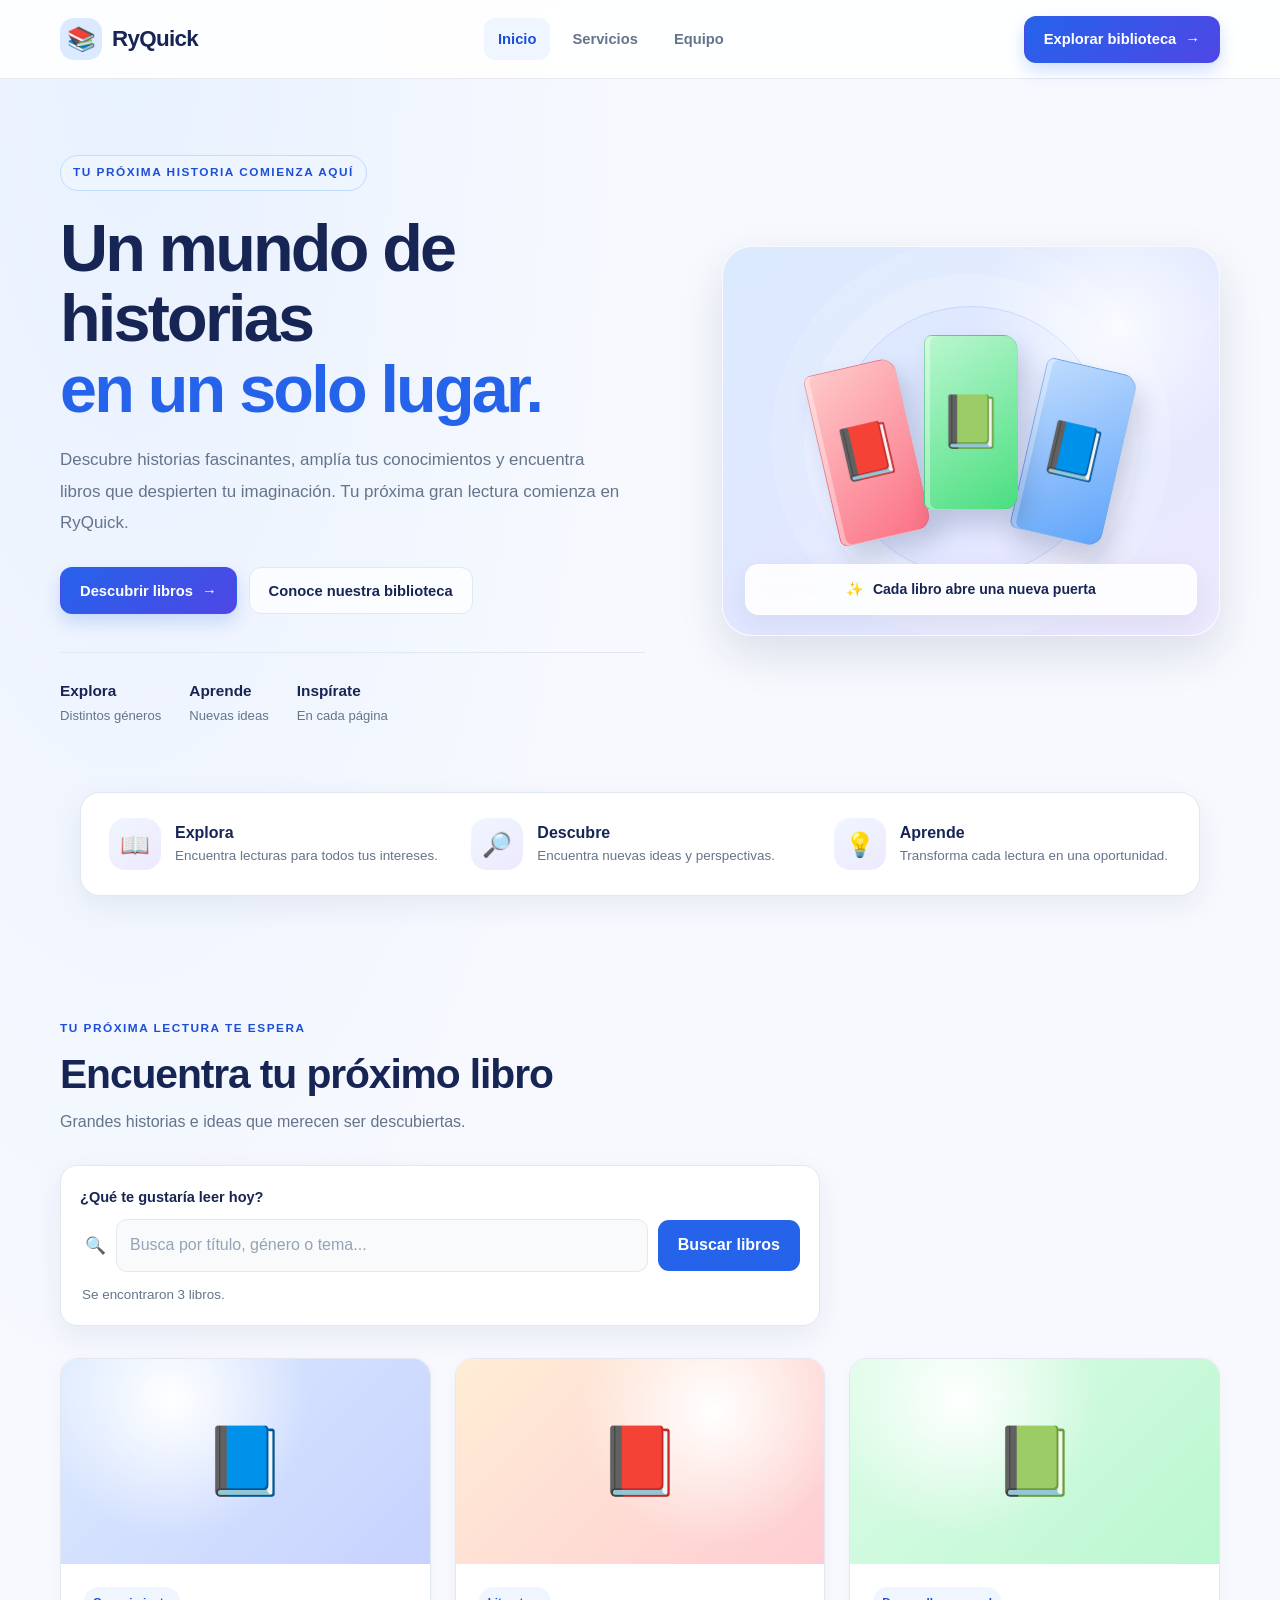
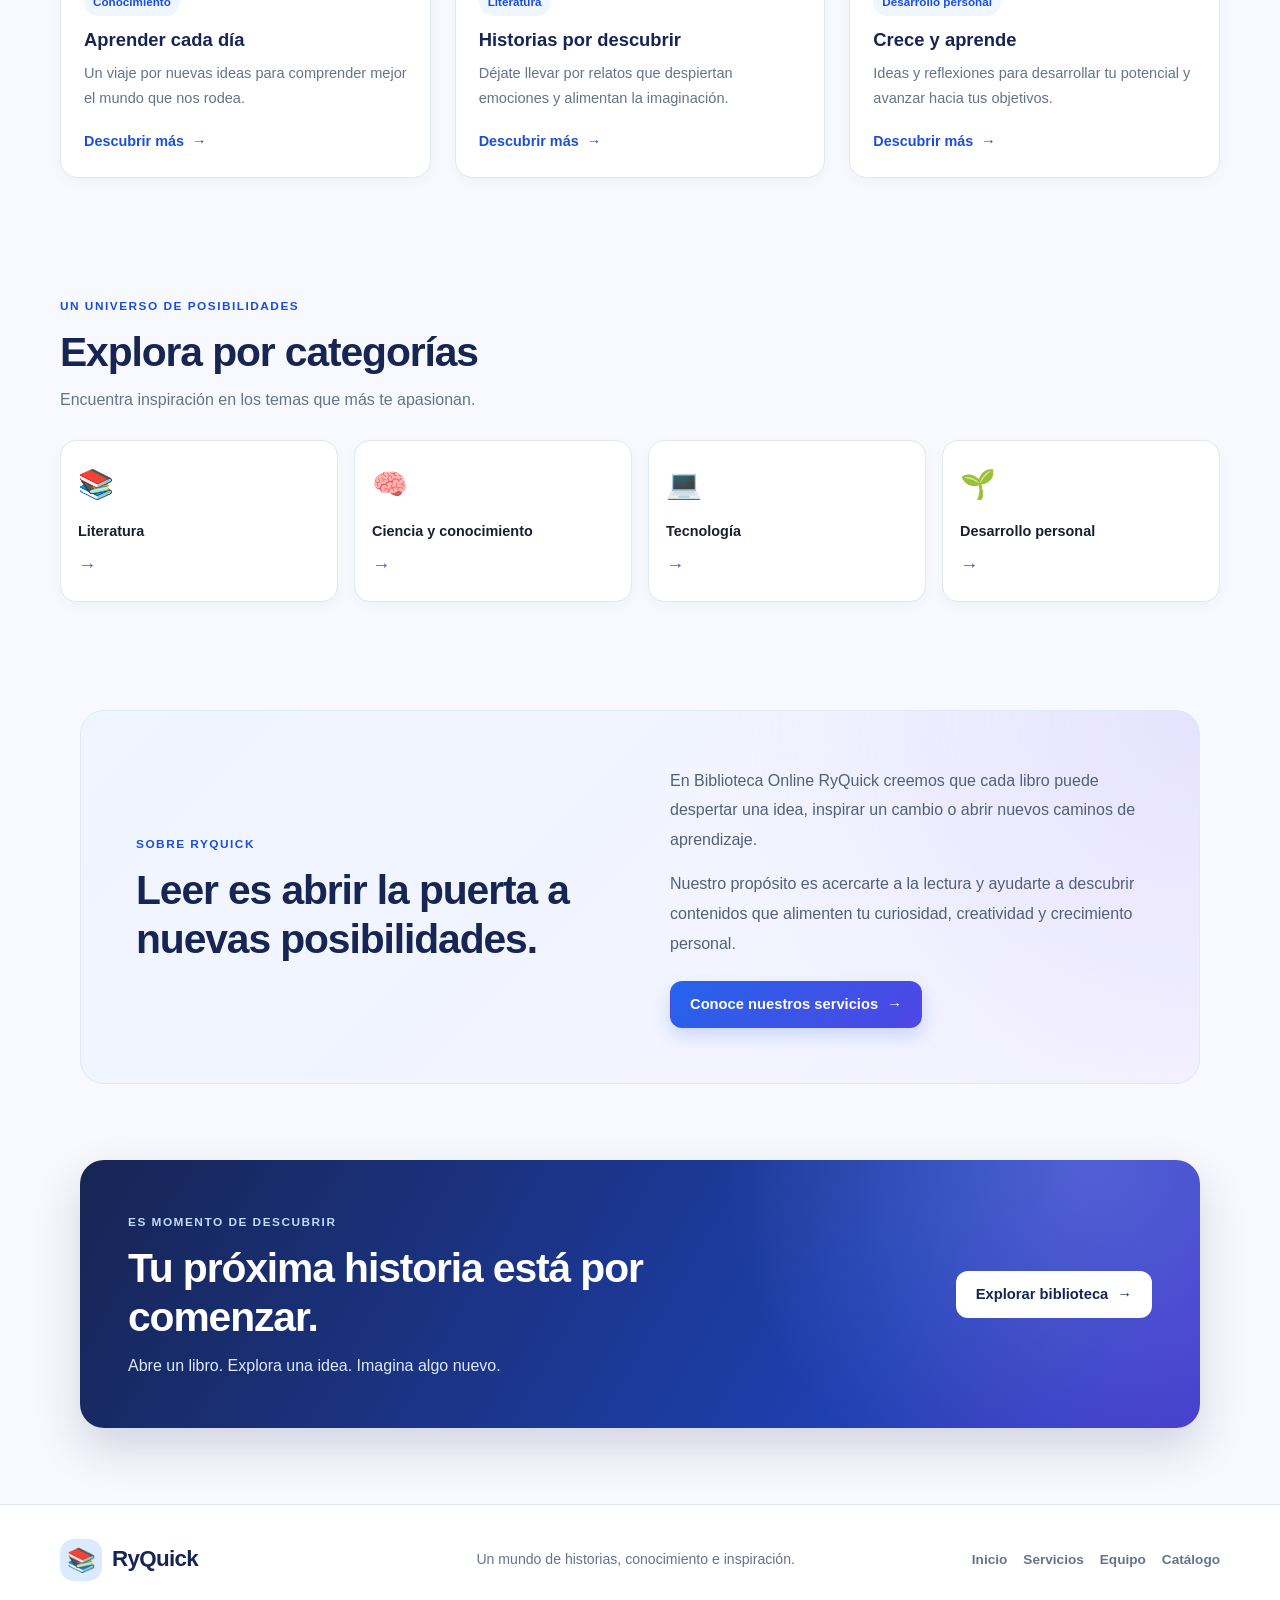
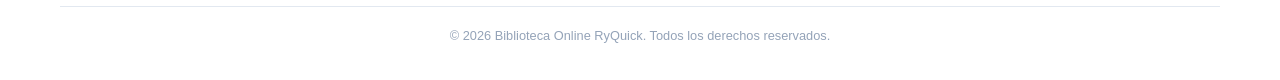
<file: index.html>
<!DOCTYPE html>
<html lang="es">

<head>
    <meta charset="UTF-8">
    <meta name="viewport" content="width=device-width, initial-scale=1.0">

    <meta name="description"
        content="Explora Biblioteca Online RyQuick, descubre libros de literatura, ciencia, tecnología y desarrollo personal, y encuentra tu próxima lectura.">

    <meta name="theme-color" content="#172554">
    <meta name="author" content="Biblioteca Online RyQuick">

    <title>RyQuick | Tu próxima historia comienza aquí</title>

    <link rel="stylesheet" href="css/index.css">

    <script src="js/index.js" defer></script>
</head>

<body>

    <!-- Encabezado y navegación -->
    <header class="encabezado">
        <nav class="navegacion" aria-label="Navegación principal">

            <a href="index.html" class="logo" aria-label="RyQuick, inicio">
                <span class="logo-icono" aria-hidden="true">📚</span>
                <span>RyQuick</span>
            </a>

            <ul class="menu">
                <li>
                    <a href="index.html" class="activo" aria-current="page">
                        Inicio
                    </a>
                </li>
                <li>
                    <a href="Servicios.html">Servicios</a>
                </li>
                <li>
                    <a href="Equipo.html">Equipo</a>
                </li>
            </ul>

            <a href="#catalogo" class="btn-explorar">
                Explorar biblioteca
                <span aria-hidden="true">→</span>
            </a>

        </nav>
    </header>

    <main id="contenido">

        <!-- Portada principal -->
        <section class="hero" aria-labelledby="titulo-principal">

            <div class="hero-contenido">

                <span class="etiqueta">
                    TU PRÓXIMA HISTORIA COMIENZA AQUÍ
                </span>

                <h1 id="titulo-principal">
                    Un mundo de historias
                    <span>en un solo lugar.</span>
                </h1>

                <p class="descripcion">
                    Descubre historias fascinantes, amplía tus conocimientos
                    y encuentra libros que despierten tu imaginación.
                    Tu próxima gran lectura comienza en RyQuick.
                </p>

                <div class="hero-botones">
                    <a href="#catalogo" class="btn-principal">
                        Descubrir libros
                        <span aria-hidden="true">→</span>
                    </a>

                    <a href="#nosotros" class="btn-secundario">
                        Conoce nuestra biblioteca
                    </a>
                </div>

                <div class="hero-estadisticas" aria-label="Ventajas de RyQuick">

                    <div>
                        <strong>Explora</strong>
                        <span>Distintos géneros</span>
                    </div>

                    <div>
                        <strong>Aprende</strong>
                        <span>Nuevas ideas</span>
                    </div>

                    <div>
                        <strong>Inspírate</strong>
                        <span>En cada página</span>
                    </div>

                </div>

            </div>

            <!-- Ilustración decorativa -->
            <div class="hero-visual" aria-hidden="true">

                <div class="hero-circulo"></div>

                <div class="libro libro-uno">📕</div>
                <div class="libro libro-dos">📗</div>
                <div class="libro libro-tres">📘</div>

                <div class="hero-mensaje">
                    <span>✨</span>
                    Cada libro abre una nueva puerta
                </div>

            </div>

        </section>

        <!-- Beneficios -->
        <section class="beneficios" aria-label="Ventajas de RyQuick">

            <article class="beneficio">
                <span class="beneficio-icono" aria-hidden="true">📖</span>

                <div>
                    <h2>Explora</h2>
                    <p>Encuentra lecturas para todos tus intereses.</p>
                </div>
            </article>

            <article class="beneficio">
                <span class="beneficio-icono" aria-hidden="true">🔎</span>

                <div>
                    <h2>Descubre</h2>
                    <p>Encuentra nuevas ideas y perspectivas.</p>
                </div>
            </article>

            <article class="beneficio">
                <span class="beneficio-icono" aria-hidden="true">💡</span>

                <div>
                    <h2>Aprende</h2>
                    <p>Transforma cada lectura en una oportunidad.</p>
                </div>
            </article>

        </section>

        <!-- Catálogo de libros -->
        <section class="seccion catalogo" id="catalogo" aria-labelledby="titulo-catalogo">

            <div class="seccion-cabecera">
                <div>
                    <span class="subtitulo">
                        TU PRÓXIMA LECTURA TE ESPERA
                    </span>

                    <h2 id="titulo-catalogo">
                        Encuentra tu próximo libro
                    </h2>

                    <p>
                        Grandes historias e ideas que merecen ser descubiertas.
                    </p>
                </div>
            </div>

            <!-- Buscador -->
            <form class="buscador" id="formBuscar" role="search">

                <label for="buscarLibro">
                    ¿Qué te gustaría leer hoy?
                </label>

                <div class="buscador-campo">

                    <span aria-hidden="true">🔍</span>

                    <input type="search" id="buscarLibro" name="q" placeholder="Busca por título, género o tema..."
                        autocomplete="off" aria-controls="listaLibros">

                    <button type="submit" id="btnBuscar">
                        Buscar libros
                    </button>

                </div>

                <p id="contadorResultados" aria-live="polite">
                    Explora nuestra selección de lecturas.
                </p>

            </form>

            <!-- Resultados del catálogo -->
            <div class="libros-grid" id="listaLibros">

                <article class="libro-card" data-categoria="ciencia conocimiento aprendizaje">

                    <div class="portada portada-uno" role="img" aria-label="Ilustración de un libro azul">
                        📘
                    </div>

                    <div class="libro-info">

                        <span class="categoria">Conocimiento</span>

                        <h3>Aprender cada día</h3>

                        <p>
                            Un viaje por nuevas ideas para comprender
                            mejor el mundo que nos rodea.
                        </p>

                        <a href="#nosotros" class="enlace-libro">
                            Descubrir más
                            <span aria-hidden="true">→</span>
                        </a>

                    </div>
                </article>

                <article class="libro-card" data-categoria="literatura ficción historias imaginación">

                    <div class="portada portada-dos" role="img" aria-label="Ilustración de un libro rojo">
                        📕
                    </div>

                    <div class="libro-info">

                        <span class="categoria">Literatura</span>

                        <h3>Historias por descubrir</h3>

                        <p>
                            Déjate llevar por relatos que despiertan
                            emociones y alimentan la imaginación.
                        </p>

                        <a href="#nosotros" class="enlace-libro">
                            Descubrir más
                            <span aria-hidden="true">→</span>
                        </a>

                    </div>
                </article>

                <article class="libro-card" data-categoria="desarrollo personal motivación crecimiento">

                    <div class="portada portada-tres" role="img" aria-label="Ilustración de un libro verde">
                        📗
                    </div>

                    <div class="libro-info">

                        <span class="categoria">Desarrollo personal</span>

                        <h3>Crece y aprende</h3>

                        <p>
                            Ideas y reflexiones para desarrollar tu potencial
                            y avanzar hacia tus objetivos.
                        </p>

                        <a href="#nosotros" class="enlace-libro">
                            Descubrir más
                            <span aria-hidden="true">→</span>
                        </a>

                    </div>
                </article>

            </div>

            <!-- Mensaje cuando no hay coincidencias -->
            <p id="sinResultados" class="sin-resultados" hidden>
                No encontramos libros relacionados con tu búsqueda.
                Prueba con otro título, género o palabra clave.
            </p>

        </section>

        <!-- Categorías -->
        <section class="seccion categorias" id="categorias" aria-labelledby="titulo-categorias">

            <span class="subtitulo">
                UN UNIVERSO DE POSIBILIDADES
            </span>

            <h2 id="titulo-categorias">
                Explora por categorías
            </h2>

            <p class="categorias-descripcion">
                Encuentra inspiración en los temas que más te apasionan.
            </p>

            <div class="categorias-grid">

                <a href="#catalogo" class="categoria-card" data-filtro="literatura"
                    aria-label="Filtrar libros de literatura">

                    <span aria-hidden="true">📚</span>
                    <span>Literatura</span>
                    <span aria-hidden="true">→</span>

                </a>

                <a href="#catalogo" class="categoria-card" data-filtro="ciencia"
                    aria-label="Filtrar libros de ciencia y conocimiento">

                    <span aria-hidden="true">🧠</span>
                    <span>Ciencia y conocimiento</span>
                    <span aria-hidden="true">→</span>

                </a>

                <a href="#catalogo" class="categoria-card" data-filtro="tecnología"
                    aria-label="Filtrar libros de tecnología">

                    <span aria-hidden="true">💻</span>
                    <span>Tecnología</span>
                    <span aria-hidden="true">→</span>

                </a>

                <a href="#catalogo" class="categoria-card" data-filtro="desarrollo personal"
                    aria-label="Filtrar libros de desarrollo personal">

                    <span aria-hidden="true">🌱</span>
                    <span>Desarrollo personal</span>
                    <span aria-hidden="true">→</span>

                </a>

            </div>

        </section>

        <!-- Sobre nosotros -->
        <section class="nosotros" id="nosotros" aria-labelledby="titulo-nosotros">

            <div>
                <span class="subtitulo">SOBRE RYQUICK</span>

                <h2 id="titulo-nosotros">
                    Leer es abrir la puerta a nuevas posibilidades.
                </h2>
            </div>

            <div class="nosotros-contenido">

                <p>
                    En Biblioteca Online RyQuick creemos que cada libro
                    puede despertar una idea, inspirar un cambio o abrir
                    nuevos caminos de aprendizaje.
                </p>

                <p>
                    Nuestro propósito es acercarte a la lectura y ayudarte
                    a descubrir contenidos que alimenten tu curiosidad,
                    creatividad y crecimiento personal.
                </p>

                <a href="Servicios.html" class="btn-principal">
                    Conoce nuestros servicios
                    <span aria-hidden="true">→</span>
                </a>

            </div>

        </section>

        <!-- Llamada a la acción -->
        <section class="cta" aria-labelledby="titulo-cta">

            <div>
                <span class="subtitulo">
                    ES MOMENTO DE DESCUBRIR
                </span>

                <h2 id="titulo-cta">
                    Tu próxima historia está por comenzar.
                </h2>

                <p>
                    Abre un libro. Explora una idea. Imagina algo nuevo.
                </p>
            </div>

            <a href="#catalogo" class="btn-principal">
                Explorar biblioteca
                <span aria-hidden="true">→</span>
            </a>

        </section>

    </main>

    <!-- Pie de página -->
    <footer class="footer">

        <div class="footer-contenido">

            <a href="index.html" class="logo" aria-label="RyQuick, inicio">
                <span aria-hidden="true">📚</span>
                <span>RyQuick</span>
            </a>

            <p>
                Un mundo de historias, conocimiento e inspiración.
            </p>

            <nav aria-label="Navegación del pie de página">
                <a href="index.html">Inicio</a>
                <a href="Servicios.html">Servicios</a>
                <a href="Equipo.html">Equipo</a>
                <a href="#catalogo">Catálogo</a>
            </nav>

        </div>

        <div class="footer-inferior">
            <p>
                © <span id="anioActual">2026</span>
                Biblioteca Online RyQuick. Todos los derechos reservados.
            </p>
        </div>

    </footer>
    <script src="js/index.js" defer></script>
</body>

</html>
</file>
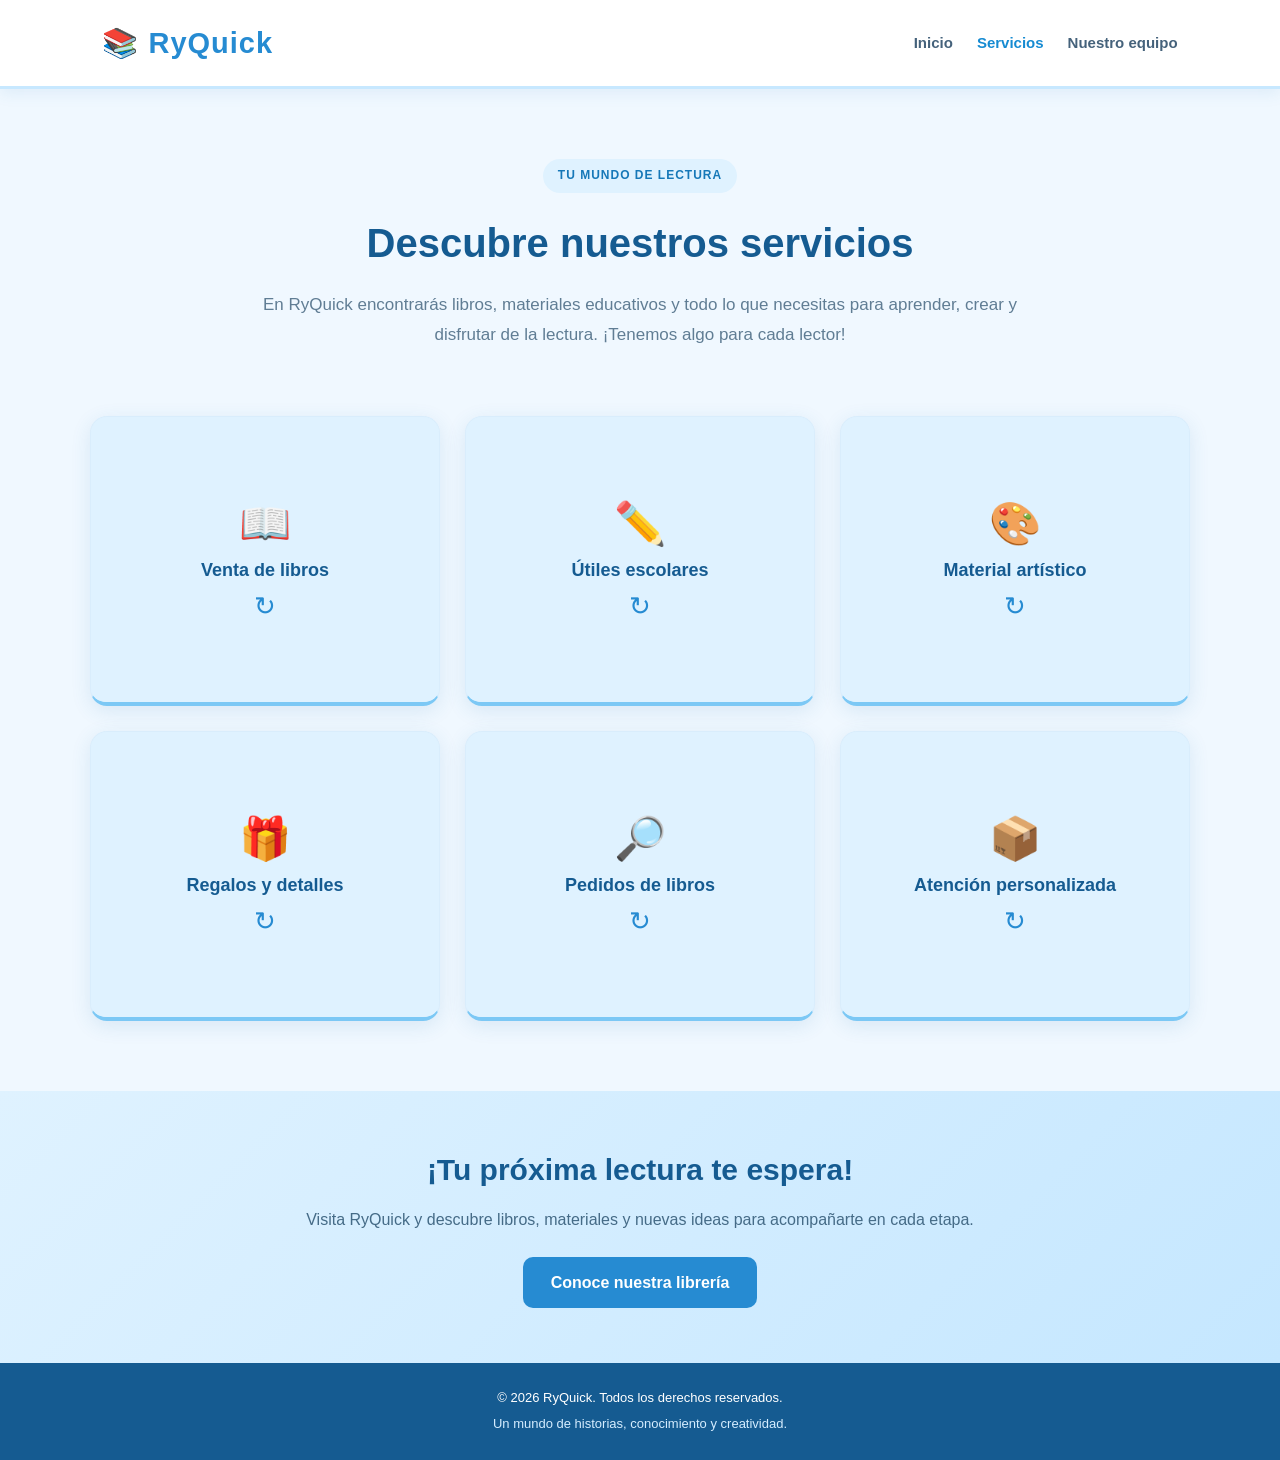
<file: servicios.html>
<!DOCTYPE html>
<html lang="es">
<head>
    <meta charset="UTF-8">
    <meta name="viewport" content="width=device-width, initial-scale=1.0">
    <title>Servicios | RyQuick Librería</title>
    <link rel="stylesheet" href="css/servicios.css">
</head>
<body>
    <header class="encabezado">
        <h1 class="logo">📚 RyQuick</h1>
        <nav>
            <a href="index.html">Inicio</a>
            <a href="servicios.html" class="activo">Servicios</a>
            <a href="equipo.html">Nuestro equipo</a>
        </nav>
    </header>

    <main>
        <section class="presentacion">
            <span class="etiqueta">TU MUNDO DE LECTURA</span>
            <h2>Descubre nuestros servicios</h2>
            <p>
                En RyQuick encontrarás libros, materiales educativos
                y todo lo que necesitas para aprender, crear y disfrutar
                de la lectura. ¡Tenemos algo para cada lector!
            </p>
        </section>

        <section class="servicios">
            <article class="tarjeta">
                <div class="interiorTarjeta">
                    <div class="frenteTarjeta">
                        <button class="btnServicio" type="button" aria-expanded="false">
                            <span class="icono">📖</span>
                            <span class="tituloServicio">Venta de libros</span>
                            <span class="flecha">↻</span>
                        </button>
                    </div>
                    <div class="reversoTarjeta" inert>
                        <div class="contenidoInfo">
                            <h3>Venta de libros</h3>
                            <p>Explora nuestra variedad de libros para todas las edades, gustos e intereses. Tenemos opciones para aprender y disfrutar.</p>
                            <ul>
                                <li>Novelas y cuentos</li>
                                <li>Literatura clásica y contemporánea</li>
                                <li>Libros de ciencia y cultura</li>
                            </ul>
                            <button class="btnVolver" type="button">↩ Volver</button>
                        </div>
                    </div>
                </div>
            </article>

            <article class="tarjeta">
                <div class="interiorTarjeta">
                    <div class="frenteTarjeta">
                        <button class="btnServicio" type="button" aria-expanded="false">
                            <span class="icono">✏️</span>
                            <span class="tituloServicio">Útiles escolares</span>
                            <span class="flecha">↻</span>
                        </button>
                    </div>
                    <div class="reversoTarjeta" inert>
                        <div class="contenidoInfo">
                            <h3>Útiles escolares</h3>
                            <p>Encuentra los materiales necesarios para tus clases, tareas y proyectos escolares en un solo lugar.</p>
                            <ul>
                                <li>Cuadernos y hojas</li>
                                <li>Lápices, lapiceros y colores</li>
                                <li>Reglas, borradores y carpetas</li>
                            </ul>
                            <button class="btnVolver" type="button">↩ Volver</button>
                        </div>
                    </div>
                </div>
            </article>

            <article class="tarjeta">
                <div class="interiorTarjeta">
                    <div class="frenteTarjeta">
                        <button class="btnServicio" type="button" aria-expanded="false">
                            <span class="icono">🎨</span>
                            <span class="tituloServicio">Material artístico</span>
                            <span class="flecha">↻</span>
                        </button>
                    </div>
                    <div class="reversoTarjeta" inert>
                        <div class="contenidoInfo">
                            <h3>Material artístico</h3>
                            <p>Da vida a tus ideas con materiales para dibujar, pintar, diseñar y realizar proyectos creativos.</p>
                            <ul>
                                <li>Colores y plumones</li>
                                <li>Pinturas y pinceles</li>
                                <li>Cartulinas y papel creativo</li>
                            </ul>
                            <button class="btnVolver" type="button">↩ Volver</button>
                        </div>
                    </div>
                </div>
            </article>

            <article class="tarjeta">
                <div class="interiorTarjeta">
                    <div class="frenteTarjeta">
                        <button class="btnServicio" type="button" aria-expanded="false">
                            <span class="icono">🎁</span>
                            <span class="tituloServicio">Regalos y detalles</span>
                            <span class="flecha">↻</span>
                        </button>
                    </div>
                    <div class="reversoTarjeta" inert>
                        <div class="contenidoInfo">
                            <h3>Regalos y detalles</h3>
                            <p>Sorprende a tus amigos y familiares con detalles especiales para lectores, estudiantes y amantes de la escritura.</p>
                            <ul>
                                <li>Agendas y diarios</li>
                                <li>Separadores de libros</li>
                                <li>Tarjetas y artículos de regalo</li>
                            </ul>
                            <button class="btnVolver" type="button">↩ Volver</button>
                        </div>
                    </div>
                </div>
            </article>

            <article class="tarjeta">
                <div class="interiorTarjeta">
                    <div class="frenteTarjeta">
                        <button class="btnServicio" type="button" aria-expanded="false">
                            <span class="icono">🔎</span>
                            <span class="tituloServicio">Pedidos de libros</span>
                            <span class="flecha">↻</span>
                        </button>
                    </div>
                    <div class="reversoTarjeta" inert>
                        <div class="contenidoInfo">
                            <h3>Pedidos de libros</h3>
                            <p>¿Buscas un título específico? Puedes consultar por la disponibilidad de libros que no encuentres en nuestros estantes.</p>
                            <ul>
                                <li>Consulta de títulos y autores</li>
                                <li>Pedidos sujetos a disponibilidad</li>
                                <li>Orientación para encontrar tu libro</li>
                            </ul>
                            <button class="btnVolver" type="button">↩ Volver</button>
                        </div>
                    </div>
                </div>
            </article>

            <article class="tarjeta">
                <div class="interiorTarjeta">
                    <div class="frenteTarjeta">
                        <button class="btnServicio" type="button" aria-expanded="false">
                            <span class="icono">📦</span>
                            <span class="tituloServicio">Atención personalizada</span>
                            <span class="flecha">↻</span>
                        </button>
                    </div>
                    <div class="reversoTarjeta" inert>
                        <div class="contenidoInfo">
                            <h3>Atención personalizada</h3>
                            <p>Te ayudamos a encontrar el libro o material ideal según tus intereses, necesidades educativas y presupuesto.</p>
                            <ul>
                                <li>Recomendaciones de lectura</li>
                                <li>Orientación para estudiantes</li>
                                <li>Ayuda para elegir materiales</li>
                            </ul>
                            <button class="btnVolver" type="button">↩ Volver</button>
                        </div>
                    </div>
                </div>
            </article>
        </section>

        <section class="contacto">
            <h2>¡Tu próxima lectura te espera!</h2>
            <p>
                Visita RyQuick y descubre libros, materiales y nuevas
                ideas para acompañarte en cada etapa.
            </p>
            <a href="index.html" class="boton">Conoce nuestra librería</a>
        </section>
    </main>

    <footer>
        <p>&copy; 2026 RyQuick. Todos los derechos reservados.</p>
        <p>Un mundo de historias, conocimiento y creatividad.</p>
    </footer>

    <script src="js/servicios.js"></script>
</body>
</html>
</file>
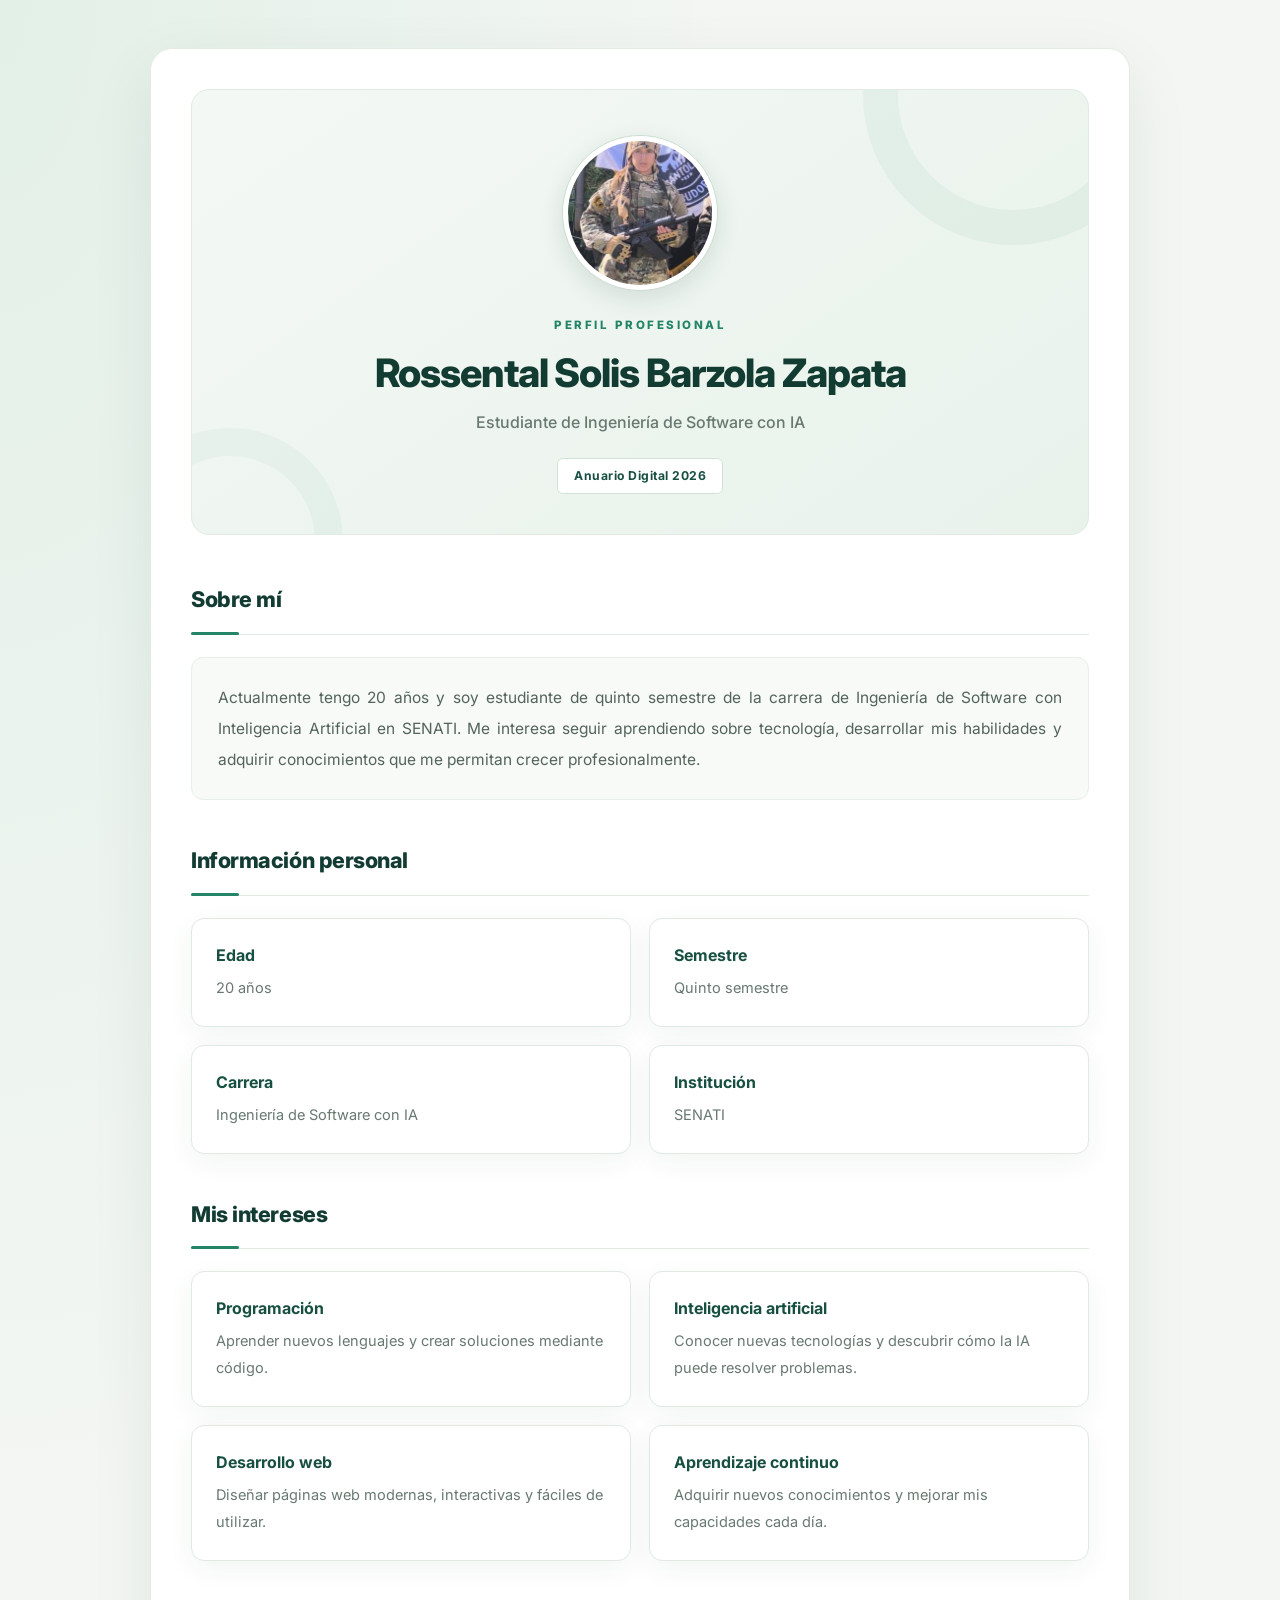
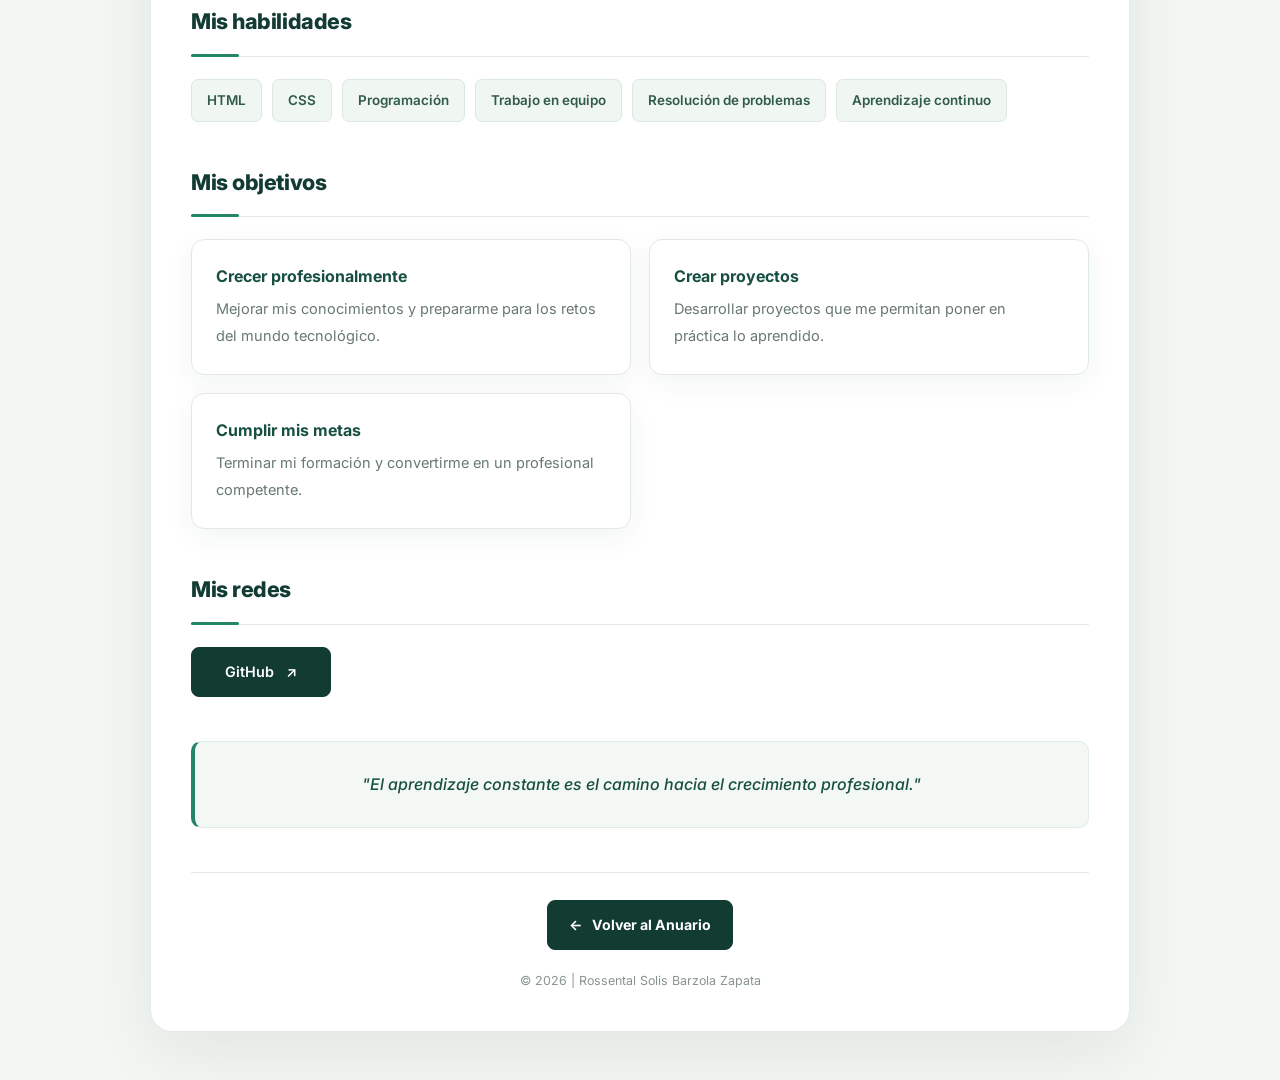
<file: perfiles/perfil-solis.html>
<!DOCTYPE html>
<html lang="es">
<head>
    <meta charset="UTF-8">
    <meta name="viewport" content="width=device-width, initial-scale=1.0">
    <meta name="theme-color" content="#123b32">
    <meta name="description" content="Perfil profesional de Rossental Solis Barzola Zapata, estudiante de Ingeniería de Software con Inteligencia Artificial en SENATI.">

    <link rel="stylesheet" href="../css/solis.css">

    <title>Rossental Solis | Perfil Profesional</title>
</head>

<body>

    <main class="perfil">

        <header class="encabezado">
            <div class="foto-contenedor">
                <img
                    src="../image/Solis.jpg"
                    alt="Fotografía de Rossental Solis"
                    class="foto-perfil"
                >
            </div>

            <p class="sobrelinea">PERFIL PROFESIONAL</p>

            <h1>Rossental Solis Barzola Zapata</h1>

            <p class="subtitulo">
                Estudiante de Ingeniería de Software con IA
            </p>

            <span class="etiqueta">Anuario Digital 2026</span>
        </header>

        <section class="seccion">
            <h2>Sobre mí</h2>

            <p class="descripcion">
                Actualmente tengo 20 años y soy estudiante de quinto
                semestre de la carrera de Ingeniería de Software con
                Inteligencia Artificial en SENATI.

                Me interesa seguir aprendiendo sobre tecnología,
                desarrollar mis habilidades y adquirir conocimientos
                que me permitan crecer profesionalmente.
            </p>
        </section>

        <section class="seccion">
            <h2>Información personal</h2>

            <div class="cuadros">

                <article class="tarjeta">
                    <h3>Edad</h3>
                    <p>20 años</p>
                </article>

                <article class="tarjeta">
                    <h3>Semestre</h3>
                    <p>Quinto semestre</p>
                </article>

                <article class="tarjeta">
                    <h3>Carrera</h3>
                    <p>Ingeniería de Software con IA</p>
                </article>

                <article class="tarjeta">
                    <h3>Institución</h3>
                    <p>SENATI</p>
                </article>

            </div>
        </section>

        <section class="seccion">
            <h2>Mis intereses</h2>

            <div class="cuadros">

                <article class="tarjeta">
                    <h3>Programación</h3>
                    <p>
                        Aprender nuevos lenguajes y crear
                        soluciones mediante código.
                    </p>
                </article>

                <article class="tarjeta">
                    <h3>Inteligencia artificial</h3>
                    <p>
                        Conocer nuevas tecnologías y descubrir
                        cómo la IA puede resolver problemas.
                    </p>
                </article>

                <article class="tarjeta">
                    <h3>Desarrollo web</h3>
                    <p>
                        Diseñar páginas web modernas, interactivas
                        y fáciles de utilizar.
                    </p>
                </article>

                <article class="tarjeta">
                    <h3>Aprendizaje continuo</h3>
                    <p>
                        Adquirir nuevos conocimientos y mejorar
                        mis capacidades cada día.
                    </p>
                </article>

            </div>
        </section>

        <section class="seccion">
            <h2>Mis habilidades</h2>

            <div class="habilidades">
                <span class="habilidad">HTML</span>
                <span class="habilidad">CSS</span>
                <span class="habilidad">Programación</span>
                <span class="habilidad">Trabajo en equipo</span>
                <span class="habilidad">Resolución de problemas</span>
                <span class="habilidad">Aprendizaje continuo</span>
            </div>
        </section>

        <section class="seccion">
            <h2>Mis objetivos</h2>

            <div class="cuadros">

                <article class="tarjeta">
                    <h3>Crecer profesionalmente</h3>
                    <p>
                        Mejorar mis conocimientos y prepararme
                        para los retos del mundo tecnológico.
                    </p>
                </article>

                <article class="tarjeta">
                    <h3>Crear proyectos</h3>
                    <p>
                        Desarrollar proyectos que me permitan
                        poner en práctica lo aprendido.
                    </p>
                </article>

                <article class="tarjeta">
                    <h3>Cumplir mis metas</h3>
                    <p>
                        Terminar mi formación y convertirme
                        en un profesional competente.
                    </p>
                </article>

            </div>
        </section>

        <section class="seccion">
            <h2>Mis redes</h2>

            <div class="redes">
                <a
                    href="https://github.com/"
                    target="_blank"
                    rel="noopener noreferrer"
                >
                    GitHub
                    <span aria-hidden="true">↗</span>
                </a>
            </div>
        </section>

        <section class="frase">
            <p>
                "El aprendizaje constante es el camino
                hacia el crecimiento profesional."
            </p>
        </section>

        <footer class="pie">
            <a href="../equipo.html" class="boton-volver">
                <span aria-hidden="true">←</span>
                Volver al Anuario
            </a>

            <p>
                © 2026 | Rossental Solis Barzola Zapata
            </p>
        </footer>

    </main>

</body>
</html>
</file>
<file: css/index.css>
/* =========================================================
   RYQUICK | CSS PRINCIPAL
   Diseño moderno, adaptable y accesible
   ========================================================= */

/* ===== 1. Variables y configuración general ===== */

:root {
    --primario: #2563eb;
    --primario-oscuro: #1d4ed8;
    --primario-claro: #dbeafe;

    --marino: #172554;
    --fondo: #f7f9fe;
    --superficie: #ffffff;

    --texto: #172033;
    --texto-suave: #64748b;
    --borde: #e2e8f0;

    --acento: #8b5cf6;

    --sombra-suave: 0 10px 30px rgba(23, 37, 84, 0.07);
    --sombra-tarjeta: 0 18px 45px rgba(23, 37, 84, 0.12);

    --radio: 18px;
    --ancho: 1160px;
}

*,
*::before,
*::after {
    box-sizing: border-box;
}

html {
    scroll-behavior: smooth;
    scroll-padding-top: 100px;
}

body {
    margin: 0;
    font-family: Inter, "Segoe UI", Roboto, Arial, sans-serif;
    color: var(--texto);
    background:
        radial-gradient(
            ellipse at 10% 0%,
            rgba(219, 234, 254, 0.55),
            transparent 32rem
        ),
        var(--fondo);
    line-height: 1.65;
    -webkit-font-smoothing: antialiased;
}

img {
    display: block;
    max-width: 100%;
}

a {
    color: inherit;
    text-decoration: none;
}

button,
input {
    font: inherit;
}

button,
a,
input {
    -webkit-tap-highlight-color: transparent;
}

a:focus-visible,
button:focus-visible,
input:focus-visible {
    outline: 3px solid rgba(37, 99, 235, 0.35);
    outline-offset: 3px;
}

::selection {
    color: #ffffff;
    background: var(--primario);
}

[hidden] {
    display: none !important;
}

/* ===== 2. Encabezado y navegación ===== */

.encabezado {
    position: sticky;
    top: 0;
    z-index: 20;

    border-bottom: 1px solid rgba(226, 232, 240, 0.85);

    background: rgba(255, 255, 255, 0.88);

    backdrop-filter: blur(16px);
    -webkit-backdrop-filter: blur(16px);
}

.navegacion {
    width: min(100% - 40px, var(--ancho));
    min-height: 78px;

    margin-inline: auto;

    display: flex;
    align-items: center;
    justify-content: space-between;
    gap: 28px;
}

.logo {
    display: inline-flex;
    align-items: center;
    gap: 10px;

    color: var(--marino);
    font-size: 1.4rem;
    font-weight: 850;
    letter-spacing: -0.7px;

    white-space: nowrap;
}

.logo > span:first-child {
    width: 42px;
    height: 42px;

    display: inline-grid;
    place-items: center;

    border-radius: 14px;
    background: var(--primario-claro);

    font-size: 1.45rem;
}

.logo-icono {
    flex-shrink: 0;
}

.menu {
    display: flex;
    align-items: center;
    gap: 8px;

    margin: 0;
    padding: 0;

    list-style: none;
}

.menu a {
    min-height: 42px;
    padding: 8px 14px;

    display: inline-flex;
    align-items: center;

    border-radius: 11px;

    color: var(--texto-suave);
    font-size: 0.92rem;
    font-weight: 650;

    transition:
        color 0.2s ease,
        background 0.2s ease;
}

.menu a:hover,
.menu a.activo {
    color: var(--primario-oscuro);
    background: #eff6ff;
}

/* ===== 3. Botones ===== */

.btn-explorar,
.btn-principal,
.btn-secundario {
    min-height: 47px;
    padding: 12px 19px;

    display: inline-flex;
    align-items: center;
    justify-content: center;
    gap: 9px;

    border: 1px solid transparent;
    border-radius: 12px;

    font-size: 0.92rem;
    font-weight: 750;
    line-height: 1.25;

    transition:
        transform 0.2s ease,
        box-shadow 0.2s ease,
        background 0.2s ease,
        border-color 0.2s ease;
}

.btn-explorar,
.btn-principal {
    color: #ffffff;

    background: linear-gradient(
        135deg,
        var(--primario),
        #4f46e5
    );

    box-shadow: 0 8px 18px rgba(37, 99, 235, 0.2);
}

.btn-explorar:hover,
.btn-principal:hover {
    transform: translateY(-2px);

    background: linear-gradient(
        135deg,
        var(--primario-oscuro),
        #4338ca
    );

    box-shadow: 0 12px 24px rgba(37, 99, 235, 0.26);
}

.btn-secundario {
    color: var(--marino);
    background: rgba(255, 255, 255, 0.75);
    border-color: var(--borde);
}

.btn-secundario:hover {
    transform: translateY(-2px);
    border-color: #bfdbfe;
    background: #ffffff;
}

/* ===== 4. Portada principal ===== */

.hero {
    width: min(100% - 40px, var(--ancho));
    min-height: 565px;

    margin-inline: auto;
    padding: 76px 0 66px;

    display: grid;
    grid-template-columns:
        minmax(0, 1.08fr)
        minmax(330px, 0.92fr);

    align-items: center;
    gap: clamp(35px, 6vw, 78px);
}

.hero-contenido {
    position: relative;
    z-index: 1;
}

.etiqueta,
.subtitulo {
    display: inline-flex;
    align-items: center;
    gap: 8px;

    color: var(--primario-oscuro);

    font-size: 0.74rem;
    font-weight: 850;
    letter-spacing: 1.5px;
    line-height: 1.5;
}

.etiqueta {
    padding: 8px 12px;

    border: 1px solid #bfdbfe;
    border-radius: 999px;

    background: rgba(239, 246, 255, 0.85);
}

.hero h1 {
    max-width: 680px;

    margin: 22px 0 20px;

    color: var(--marino);

    font-size: clamp(2.65rem, 5.2vw, 4.35rem);
    font-weight: 850;
    letter-spacing: -2.8px;
    line-height: 1.06;
}

.hero h1 span {
    display: block;
    color: var(--primario);
}

.descripcion {
    max-width: 560px;

    margin: 0;

    color: var(--texto-suave);
    font-size: 1.06rem;
    line-height: 1.85;
}

.hero-botones {
    display: flex;
    flex-wrap: wrap;
    gap: 12px;

    margin-top: 29px;
}

.hero-estadisticas {
    display: flex;
    flex-wrap: wrap;
    gap: 28px;

    margin-top: 38px;
    padding-top: 25px;

    border-top: 1px solid var(--borde);
}

.hero-estadisticas > div {
    display: grid;
    gap: 1px;
}

.hero-estadisticas strong {
    color: var(--marino);
    font-size: 0.96rem;
    font-weight: 800;
}

.hero-estadisticas span {
    color: var(--texto-suave);
    font-size: 0.82rem;
}

/* ===== 5. Ilustración de libros ===== */

.hero-visual {
    position: relative;
    isolation: isolate;

    min-height: 390px;
    padding: 25px;

    display: flex;
    align-items: center;
    justify-content: center;
    gap: clamp(5px, 1vw, 16px);

    overflow: hidden;

    border: 1px solid rgba(255, 255, 255, 0.75);
    border-radius: 30px;

    background:
        radial-gradient(
            circle at 80% 20%,
            rgba(255, 255, 255, 0.8),
            transparent 28%
        ),
        linear-gradient(
            145deg,
            #dbeafe 0%,
            #e0e7ff 48%,
            #ede9fe 100%
        );

    box-shadow: var(--sombra-tarjeta);
}

.hero-circulo {
    position: absolute;
    z-index: -1;

    width: 270px;
    aspect-ratio: 1;

    border: 1px solid rgba(37, 99, 235, 0.13);
    border-radius: 50%;

    box-shadow:
        0 0 0 32px rgba(255, 255, 255, 0.16),
        0 0 0 65px rgba(255, 255, 255, 0.12);
}

.libro {
    width: clamp(68px, 7.3vw, 100px);
    height: clamp(125px, 14vw, 175px);

    display: flex;
    align-items: center;
    justify-content: center;

    border: 1px solid rgba(23, 37, 84, 0.1);
    border-radius: 8px 15px 15px 8px;

    box-shadow:
        8px 15px 24px rgba(23, 37, 84, 0.18),
        inset 5px 0 rgba(255, 255, 255, 0.35);

    font-size: clamp(2.5rem, 4vw, 3.5rem);
}

.libro-uno {
    background: linear-gradient(145deg, #fecaca, #fb7185);
    transform: rotate(-13deg) translateY(12px);
}

.libro-dos {
    z-index: 1;
    background: linear-gradient(145deg, #bbf7d0, #4ade80);
    transform: translateY(-18px);
}

.libro-tres {
    background: linear-gradient(145deg, #bfdbfe, #60a5fa);
    transform: rotate(13deg) translateY(12px);
}

.hero-mensaje {
    position: absolute;
    right: 22px;
    bottom: 20px;
    left: 22px;

    padding: 13px 16px;

    display: flex;
    align-items: center;
    justify-content: center;
    gap: 9px;

    border: 1px solid rgba(255, 255, 255, 0.9);
    border-radius: 14px;

    background: rgba(255, 255, 255, 0.88);

    box-shadow: var(--sombra-suave);

    color: var(--marino);
    font-size: 0.88rem;
    font-weight: 750;

    backdrop-filter: blur(8px);
}

/* ===== 6. Beneficios ===== */

.beneficios {
    width: min(100% - 40px, 1120px);

    margin: 0 auto 42px;
    padding: 25px 28px;

    display: grid;
    grid-template-columns: repeat(3, minmax(0, 1fr));
    gap: 25px;

    border: 1px solid var(--borde);
    border-radius: 20px;

    background: var(--superficie);
    box-shadow: var(--sombra-suave);
}

.beneficio {
    min-width: 0;

    display: flex;
    align-items: center;
    gap: 14px;
}

.beneficio-icono {
    width: 52px;
    height: 52px;

    flex: 0 0 52px;

    display: grid;
    place-items: center;

    border-radius: 16px;

    background: linear-gradient(
        145deg,
        #eff6ff,
        #ede9fe
    );

    font-size: 1.5rem;
}

.beneficio h2 {
    margin: 0 0 3px;

    color: var(--marino);
    font-size: 1rem;
    line-height: 1.35;
}

.beneficio p {
    margin: 0;

    color: var(--texto-suave);
    font-size: 0.84rem;
    line-height: 1.55;
}

/* ===== 7. Secciones generales ===== */

.seccion {
    width: min(100% - 40px, var(--ancho));

    margin-inline: auto;
    padding: 76px 0;
}

.seccion h2,
.nosotros h2,
.cta h2 {
    margin: 9px 0 0;

    color: var(--marino);

    font-size: clamp(1.8rem, 3.2vw, 2.55rem);
    font-weight: 830;
    letter-spacing: -1.1px;
    line-height: 1.2;
}

.seccion-cabecera {
    display: flex;
    align-items: flex-end;
    justify-content: space-between;
    gap: 25px;

    margin-bottom: 27px;
}

.seccion-cabecera p,
.categorias-descripcion {
    margin: 10px 0 0;
    color: var(--texto-suave);
}

/* ===== 8. Buscador ===== */

.buscador {
    max-width: 760px;

    margin: 30px 0 32px;
    padding: 19px;

    border: 1px solid var(--borde);
    border-radius: 17px;

    background: var(--superficie);
    box-shadow: var(--sombra-suave);
}

.buscador label {
    display: block;

    margin-bottom: 10px;

    color: var(--marino);
    font-size: 0.91rem;
    font-weight: 750;
}

.buscador-campo {
    display: flex;
    align-items: center;
    gap: 10px;
}

.buscador-campo > span {
    margin-left: 5px;
    font-size: 1.05rem;
}

.buscador input {
    width: 100%;
    min-width: 0;
    min-height: 48px;

    padding: 12px 13px;

    border: 1px solid var(--borde);
    border-radius: 11px;

    outline: none;

    color: var(--texto);
    background: #f8fafc;

    transition:
        border-color 0.2s ease,
        box-shadow 0.2s ease,
        background 0.2s ease;
}

.buscador input::placeholder {
    color: #94a3b8;
}

.buscador input:focus {
    border-color: var(--primario);
    background: #ffffff;

    box-shadow: 0 0 0 4px rgba(37, 99, 235, 0.11);
}

.buscador button {
    min-height: 48px;
    flex: 0 0 auto;

    padding: 12px 20px;

    border: 0;
    border-radius: 11px;

    color: #ffffff;
    background: var(--primario);

    font-weight: 750;
    cursor: pointer;

    transition:
        background 0.2s ease,
        transform 0.2s ease;
}

.buscador button:hover {
    transform: translateY(-1px);
    background: var(--primario-oscuro);
}

#contadorResultados {
    margin: 12px 2px 0;

    color: var(--texto-suave);
    font-size: 0.84rem;
}

/* ===== 9. Tarjetas de libros ===== */

.libros-grid {
    display: grid;
    grid-template-columns: repeat(3, minmax(0, 1fr));
    align-items: stretch;
    gap: 24px;
}

.libro-card {
    min-width: 0;
    overflow: hidden;

    border: 1px solid var(--borde);
    border-radius: var(--radio);

    background: var(--superficie);

    box-shadow: 0 4px 14px rgba(23, 37, 84, 0.035);

    transition:
        transform 0.25s ease,
        box-shadow 0.25s ease,
        border-color 0.25s ease;
}

.libro-card:hover {
    transform: translateY(-6px);

    border-color: #c7d2fe;
    box-shadow: var(--sombra-tarjeta);
}

.portada {
    min-height: 205px;

    display: grid;
    place-items: center;

    overflow: hidden;
    font-size: 4.2rem;
}

.portada-uno {
    background:
        radial-gradient(circle at 30% 20%, #ffffff, transparent 45%),
        linear-gradient(135deg, #dbeafe, #c7d2fe);
}

.portada-dos {
    background:
        radial-gradient(circle at 70% 25%, #ffffff, transparent 45%),
        linear-gradient(135deg, #ffedd5, #fecdd3);
}

.portada-tres {
    background:
        radial-gradient(circle at 30% 20%, #ffffff, transparent 45%),
        linear-gradient(135deg, #dcfce7, #bbf7d0);
}

.libro-info {
    padding: 23px;
}

.categoria {
    display: inline-block;

    padding: 5px 9px;

    border-radius: 999px;

    color: var(--primario-oscuro);
    background: #eff6ff;

    font-size: 0.73rem;
    font-weight: 800;
}

.libro-info h3 {
    margin: 12px 0 8px;

    color: var(--marino);
    font-size: 1.15rem;
    line-height: 1.35;
}

.libro-info p {
    margin: 0;

    color: var(--texto-suave);
    font-size: 0.91rem;
    line-height: 1.75;
}

.enlace-libro {
    display: inline-flex;
    align-items: center;
    gap: 8px;

    margin-top: 18px;

    color: var(--primario-oscuro);
    font-size: 0.9rem;
    font-weight: 800;
}

.enlace-libro span {
    transition: transform 0.2s ease;
}

.enlace-libro:hover span {
    transform: translateX(4px);
}

.sin-resultados {
    margin: 22px 0 0;
    padding: 22px;

    border: 1px dashed #cbd5e1;
    border-radius: 14px;

    color: var(--texto-suave);
    background: #ffffff;

    text-align: center;
}

/* ===== 10. Categorías ===== */

.categorias {
    padding-top: 38px;
}

.categorias h2 {
    margin-bottom: 0;
}

.categorias-descripcion {
    margin-bottom: 26px;
}

.categorias-grid {
    display: grid;
    grid-template-columns: repeat(4, minmax(0, 1fr));
    gap: 16px;

    margin-top: 27px;
}

.categoria-card {
    min-height: 135px;
    padding: 20px 17px;

    display: flex;
    flex-direction: column;
    align-items: flex-start;
    justify-content: center;
    gap: 7px;

    border: 1px solid var(--borde);
    border-radius: 16px;

    background: var(--superficie);
    box-shadow: 0 4px 14px rgba(23, 37, 84, 0.03);

    font-size: 0.9rem;
    font-weight: 750;

    transition:
        transform 0.22s ease,
        border-color 0.22s ease,
        box-shadow 0.22s ease;
}

.categoria-card span:first-child {
    margin-bottom: 4px;
    font-size: 1.8rem;
}

.categoria-card span:last-child {
    color: var(--primario);
    font-size: 1.15rem;

    transition: transform 0.2s ease;
}

.categoria-card:hover {
    transform: translateY(-4px);

    border-color: #93c5fd;
    box-shadow: var(--sombra-suave);
}

.categoria-card:hover span:last-child {
    transform: translateX(4px);
}

/* ===== 11. Sobre nosotros ===== */

.nosotros {
    width: min(100% - 40px, 1120px);

    margin: 32px auto 76px;
    padding: clamp(28px, 5vw, 55px);

    display: grid;
    grid-template-columns: minmax(0, 1fr) minmax(0, 1fr);
    align-items: center;
    gap: clamp(25px, 5vw, 60px);

    border: 1px solid #dbeafe;
    border-radius: 24px;

    background:
        radial-gradient(
            circle at 100% 0%,
            rgba(196, 181, 253, 0.28),
            transparent 40%
        ),
        linear-gradient(135deg, #eff6ff, #f5f3ff);
}

.nosotros h2 {
    max-width: 490px;
}

.nosotros-contenido p {
    margin: 0 0 15px;

    color: #526078;
    line-height: 1.85;
}

.nosotros-contenido .btn-principal {
    margin-top: 8px;
}

/* ===== 12. Llamada a la acción ===== */

.cta {
    width: min(100% - 40px, 1120px);

    margin: 0 auto 76px;
    padding: clamp(28px, 5vw, 48px);

    display: flex;
    align-items: center;
    justify-content: space-between;
    gap: 28px;

    overflow: hidden;
    border-radius: 24px;

    color: #ffffff;

    background:
        radial-gradient(
            circle at 90% 0%,
            rgba(129, 140, 248, 0.45),
            transparent 35%
        ),
        linear-gradient(
            120deg,
            #172554,
            #1e40af 70%,
            #4338ca
        );

    box-shadow: 0 20px 45px rgba(23, 37, 84, 0.17);
}

.cta .subtitulo {
    color: #bfdbfe;
}

.cta h2 {
    max-width: 660px;
    color: #ffffff;
}

.cta p {
    margin: 12px 0 0;
    color: #dbeafe;
}

.cta .btn-principal {
    flex: 0 0 auto;

    color: var(--marino);
    background: #ffffff;

    box-shadow: none;
}

.cta .btn-principal:hover {
    background: #eff6ff;
}

/* ===== 13. Pie de página ===== */

.footer {
    padding: 34px max(20px, calc((100% - var(--ancho)) / 2));

    border-top: 1px solid var(--borde);
    background: #ffffff;
}

.footer-contenido {
    display: grid;
    grid-template-columns: 1fr 1.2fr auto;
    align-items: center;
    gap: 22px;
}

.footer-contenido > p {
    margin: 0;

    color: var(--texto-suave);
    font-size: 0.88rem;
}

.footer nav {
    display: flex;
    flex-wrap: wrap;
    justify-content: flex-end;
    gap: 16px;
}

.footer nav a {
    color: var(--texto-suave);
    font-size: 0.85rem;
    font-weight: 650;

    transition: color 0.2s ease;
}

.footer nav a:hover {
    color: var(--primario);
}

.footer-inferior {
    margin-top: 25px;
    padding-top: 18px;

    border-top: 1px solid var(--borde);

    text-align: center;
}

.footer-inferior p {
    margin: 0;

    color: #94a3b8;
    font-size: 0.8rem;
}

/* ===== 14. Adaptación para tablets ===== */

@media (max-width: 900px) {

    .navegacion {
        width: min(100% - 32px, var(--ancho));

        flex-wrap: wrap;
        gap: 12px 18px;

        padding-block: 13px;
    }

    .menu {
        order: 3;
        width: 100%;

        justify-content: center;

        padding-top: 8px;
        border-top: 1px solid #eef2f7;
    }

    .hero {
        min-height: auto;

        grid-template-columns:
            minmax(0, 1fr)
            minmax(280px, 0.8fr);

        gap: 28px;
        padding-block: 58px;
    }

    .hero h1 {
        font-size: clamp(2.5rem, 5vw, 3.5rem);
        letter-spacing: -1.8px;
    }

    .hero-visual {
        min-height: 315px;
    }

    .beneficios {
        gap: 18px;
        padding: 22px;
    }

    .beneficio {
        align-items: flex-start;
    }

    .libros-grid {
        grid-template-columns: repeat(2, minmax(0, 1fr));
    }

    .categorias-grid {
        grid-template-columns: repeat(2, minmax(0, 1fr));
    }

    .footer-contenido {
        grid-template-columns: 1fr 1fr;
    }

    .footer nav {
        grid-column: 1 / -1;
        justify-content: flex-start;
    }
}

/* ===== 15. Adaptación para celulares ===== */

@media (max-width: 620px) {

    html {
        scroll-padding-top: 125px;
    }

    .navegacion {
        width: calc(100% - 28px);

        justify-content: space-between;
        gap: 10px;
    }

    .logo {
        font-size: 1.2rem;
    }

    .logo > span:first-child {
        width: 36px;
        height: 36px;

        border-radius: 11px;
        font-size: 1.2rem;
    }

    .btn-explorar {
        min-height: 40px;
        padding: 9px 11px;

        font-size: 0.78rem;
    }

    .menu {
        gap: 3px;
    }

    .menu a {
        min-height: 37px;
        padding: 7px 12px;

        font-size: 0.84rem;
    }

    .hero {
        width: calc(100% - 36px);

        grid-template-columns: minmax(0, 1fr);
        gap: 34px;

        padding-block: 45px 38px;
    }

    .hero h1 {
        margin-block: 18px;

        font-size: clamp(2.45rem, 11vw, 3.4rem);
        letter-spacing: -1.8px;
    }

    .descripcion {
        font-size: 0.98rem;
    }

    .hero-botones {
        align-items: stretch;
    }

    .hero-botones a {
        flex: 1 1 190px;
    }

    .hero-estadisticas {
        gap: 18px;

        justify-content: space-between;

        margin-top: 28px;
    }

    .hero-estadisticas span {
        font-size: 0.76rem;
    }

    .hero-visual {
        min-height: 285px;
        border-radius: 23px;
    }

    .libro {
        width: 68px;
        height: 124px;

        font-size: 2.5rem;
    }

    .hero-mensaje {
        right: 12px;
        bottom: 12px;
        left: 12px;

        padding: 10px;
        font-size: 0.78rem;
    }

    .beneficios {
        width: calc(100% - 36px);

        grid-template-columns: 1fr;
        gap: 19px;

        margin-bottom: 20px;
        padding: 21px;
    }

    .beneficio {
        align-items: center;
    }

    .seccion {
        width: calc(100% - 36px);
        padding-block: 55px;
    }

    .seccion h2,
    .nosotros h2,
    .cta h2 {
        font-size: clamp(1.75rem, 7vw, 2.25rem);
        letter-spacing: -0.7px;
    }

    .seccion-cabecera {
        align-items: flex-start;
        margin-bottom: 20px;
    }

    .buscador {
        margin-block: 24px;
        padding: 15px;
    }

    .buscador-campo {
        flex-wrap: wrap;
        gap: 8px;
    }

    .buscador-campo > span {
        display: none;
    }

    .buscador input {
        flex-basis: 100%;
    }

    .buscador button {
        width: 100%;
    }

    .libros-grid {
        grid-template-columns: 1fr;
        gap: 18px;
    }

    .portada {
        min-height: 165px;
    }

    .libro-info {
        padding: 20px;
    }

    .categorias {
        padding-top: 25px;
    }

    .categorias-grid {
        gap: 12px;
    }

    .categoria-card {
        min-height: 125px;
        padding: 16px 14px;

        font-size: 0.83rem;
    }

    .nosotros {
        width: calc(100% - 36px);

        margin: 20px auto 48px;

        grid-template-columns: 1fr;
        gap: 20px;

        padding: 27px 22px;

        border-radius: 20px;
    }

    .cta {
        width: calc(100% - 36px);

        margin-bottom: 48px;
        padding: 28px 23px;

        flex-direction: column;
        align-items: flex-start;

        border-radius: 20px;
    }

    .footer {
        padding: 28px 18px;
    }

    .footer-contenido {
        grid-template-columns: 1fr;

        justify-items: center;
        gap: 13px;

        text-align: center;
    }

    .footer nav {
        grid-column: auto;

        justify-content: center;
        gap: 12px 18px;
    }
}

/* ===== 16. Celulares pequeños ===== */

@media (max-width: 360px) {

    .btn-explorar {
        font-size: 0.72rem;
    }

    .hero-estadisticas {
        gap: 12px;
    }

    .categorias-grid {
        grid-template-columns: 1fr;
    }

    .categoria-card {
        min-height: 100px;
    }
}

/* ===== 17. Accesibilidad: movimiento reducido ===== */

@media (prefers-reduced-motion: reduce) {

    *,
    *::before,
    *::after {
        scroll-behavior: auto !important;
        animation-duration: 0.01ms !important;
        animation-iteration-count: 1 !important;
        transition-duration: 0.01ms !important;
    }
}
</file>
<file: css/servicios.css>
* {
    box-sizing: border-box;
    margin: 0;
    padding: 0;
}

html {
    scroll-behavior: smooth;
}

body {
    font-family: Arial, Helvetica, sans-serif;
    background: #f0f8ff;
    color: #243b53;
    line-height: 1.6;
}

.encabezado {
    background: #ffffff;
    color: #243b53;
    padding: 20px 8%;
    display: flex;
    justify-content: space-between;
    align-items: center;
    flex-wrap: wrap;
    gap: 18px;
    box-shadow: 0 4px 15px rgba(59, 130, 190, 0.10);
    border-bottom: 3px solid #c7e8ff;
}

.logo {
    color: #268bd2;
    font-size: 29px;
    letter-spacing: 1px;
}

nav {
    display: flex;
    align-items: center;
    flex-wrap: wrap;
    gap: 24px;
}

nav a {
    color: #45627b;
    text-decoration: none;
    font-size: 15px;
    font-weight: bold;
    transition: color 0.3s ease;
}

nav a:hover,
nav a.activo {
    color: #168bd2;
}

.presentacion {
    text-align: center;
    max-width: 850px;
    margin: 0 auto;
    padding: 70px 25px 30px;
    animation: entradaTitulo 0.8s ease both;
}

.etiqueta {
    display: inline-block;
    color: #1678b8;
    background: #dff2ff;
    padding: 7px 15px;
    border-radius: 30px;
    font-size: 12px;
    font-weight: bold;
    letter-spacing: 1px;
    margin-bottom: 18px;
}

.presentacion h2 {
    color: #155b91;
    font-size: 40px;
    margin-bottom: 15px;
}

.presentacion p {
    color: #607d94;
    font-size: 17px;
    line-height: 1.8;
}

@keyframes entradaTitulo {
    from {
        opacity: 0;
        transform: translateY(20px);
    }

    to {
        opacity: 1;
        transform: translateY(0);
    }
}

.servicios {
    display: grid;
    grid-template-columns: repeat(3, minmax(0, 1fr));
    gap: 25px;
    max-width: 1150px;
    margin: 35px auto 70px;
    padding: 0 25px;
    align-items: stretch;
}

.tarjeta {
    min-width: 0;
    min-height: 290px;
    perspective: 1000px;
    opacity: 0;
    transform: translateY(25px);
    animation: aparecerTarjeta 0.7s ease forwards;
}

.tarjeta:nth-child(2) {
    animation-delay: 0.15s;
}

.tarjeta:nth-child(3) {
    animation-delay: 0.3s;
}

.tarjeta:nth-child(4) {
    animation-delay: 0.45s;
}

.tarjeta:nth-child(5) {
    animation-delay: 0.6s;
}

.tarjeta:nth-child(6) {
    animation-delay: 0.75s;
}

@keyframes aparecerTarjeta {
    to {
        opacity: 1;
        transform: translateY(0);
    }
}

.interiorTarjeta {
    position: relative;
    width: 100%;
    height: 290px;
    transform-style: preserve-3d;
    transition: transform 0.7s ease;
}

.tarjeta.abierta .interiorTarjeta {
    transform: rotateY(180deg);
}

.frenteTarjeta,
.reversoTarjeta {
    position: absolute;
    inset: 0;
    border-radius: 17px;
    overflow: hidden;
    backface-visibility: hidden;
    -webkit-backface-visibility: hidden;
    box-shadow: 0 5px 20px rgba(44, 116, 170, 0.12);
    border: 1px solid #d9edfc;
    border-bottom: 4px solid #7cc8f5;
}

.frenteTarjeta {
    background: #dff2ff;
}

.btnServicio {
    width: 100%;
    height: 100%;
    padding: 25px 18px;
    border: none;
    background: #dff2ff;
    color: #155b91;
    display: flex;
    flex-direction: column;
    justify-content: center;
    align-items: center;
    gap: 12px;
    cursor: pointer;
    font-family: inherit;
    transition: background 0.3s ease, color 0.3s ease;
}

.btnServicio:hover {
    background: #b9e3ff;
    color: #104c79;
}

.btnServicio:focus-visible,
.btnVolver:focus-visible {
    outline: 3px solid #268bd2;
    outline-offset: -5px;
}

.icono {
    font-size: 42px;
    display: inline-block;
    transition: transform 0.35s ease;
}

.btnServicio:hover .icono {
    transform: scale(1.15) rotate(-5deg);
}

.tituloServicio {
    font-size: 18px;
    font-weight: bold;
    text-align: center;
}

.flecha {
    color: #268bd2;
    font-size: 26px;
    line-height: 1;
    transition: transform 0.35s ease;
}

.tarjeta.abierta .flecha {
    transform: rotate(180deg);
}

.reversoTarjeta {
    background: #ffffff;
    transform: rotateY(180deg);
    padding: 22px;
    overflow-y: auto;
}

.contenidoInfo {
    color: #365b77;
}

.contenidoInfo h3 {
    color: #155b91;
    font-size: 19px;
    margin-bottom: 12px;
}

.contenidoInfo p {
    color: #607d94;
    font-size: 14px;
    line-height: 1.8;
    margin-bottom: 14px;
}

.contenidoInfo ul {
    list-style: none;
    padding: 0;
}

.contenidoInfo li {
    color: #365b77;
    font-size: 14px;
    margin-bottom: 9px;
}

.contenidoInfo li::before {
    content: "✓";
    color: #168bd2;
    font-weight: bold;
    margin-right: 9px;
}

.btnVolver {
    display: inline-block;
    margin-top: 12px;
    padding: 9px 16px;
    border: none;
    border-radius: 8px;
    background: #268bd2;
    color: #ffffff;
    font: inherit;
    font-weight: bold;
    cursor: pointer;
    transition: background 0.3s ease;
}

.btnVolver:hover {
    background: #155b91;
}

.contacto {
    background: linear-gradient(135deg, #dff2ff, #c5e7ff);
    padding: 55px 20px;
    text-align: center;
}

.contacto h2 {
    color: #155b91;
    font-size: 30px;
    margin-bottom: 12px;
}

.contacto p {
    color: #456b87;
    line-height: 1.8;
}

.boton {
    display: inline-block;
    margin-top: 22px;
    padding: 13px 28px;
    border-radius: 10px;
    background: #268bd2;
    color: #ffffff;
    text-decoration: none;
    font-weight: bold;
    transition: background 0.3s ease, transform 0.3s ease, box-shadow 0.3s ease;
}

.boton:hover {
    background: #1565a8;
    transform: translateY(-3px);
    box-shadow: 0 6px 15px rgba(38, 139, 210, 0.25);
}

footer {
    background: #155b91;
    color: #ffffff;
    text-align: center;
    padding: 25px 15px;
    font-size: 13px;
}

footer p + p {
    margin-top: 5px;
    color: #d5edff;
}

@media (max-width: 850px) {
    .servicios {
        grid-template-columns: repeat(2, minmax(0, 1fr));
    }

    .encabezado {
        justify-content: center;
    }

    .presentacion h2 {
        font-size: 34px;
    }
}

@media (max-width: 560px) {
    .encabezado {
        padding: 20px;
        flex-direction: column;
    }

    nav {
        justify-content: center;
        gap: 15px;
    }

    nav a {
        font-size: 14px;
    }

    .presentacion {
        padding: 45px 20px 25px;
    }

    .presentacion h2 {
        font-size: 29px;
    }

    .presentacion p {
        font-size: 15px;
    }

    .servicios {
        grid-template-columns: 1fr;
        gap: 18px;
        padding: 0 20px;
        margin-top: 20px;
    }

    .tarjeta,
    .interiorTarjeta {
        height: 290px;
        min-height: 290px;
    }

    .contacto h2 {
        font-size: 25px;
    }
}

@media (prefers-reduced-motion: reduce) {
    *,
    *::before,
    *::after {
        animation: none !important;
        transition: none !important;
        scroll-behavior: auto !important;
    }

    .tarjeta {
        opacity: 1;
        transform: none;
    }
}
</file>
<file: css/solis.css>
@import url('https://fonts.googleapis.com/css2?family=Inter:wght@400;500;600;700;800&display=swap');

:root {
    --verde-oscuro: #123b32;
    --verde-profundo: #174f40;
    --verde-principal: #238467;
    --verde-claro: #dcefe6;
    --fondo: #f3f6f3;
    --blanco: #ffffff;
    --texto: #283b34;
    --texto-secundario: #687970;
    --borde: #e1e9e3;
    --sombra: 0 8px 28px rgba(18, 59, 50, 0.055);
    --transicion: 0.25s ease;
}

* {
    margin: 0;
    padding: 0;
    box-sizing: border-box;
}

html {
    scroll-behavior: smooth;
    scroll-padding-top: 25px;
}

body {
    min-height: 100vh;
    padding: 48px 20px;
    font-family: 'Inter', 'Segoe UI', Arial, sans-serif;
    color: var(--texto);
    background:
        radial-gradient(ellipse at top left, #e2f0e7 0%, transparent 40%),
        var(--fondo);
    font-size: 15px;
    line-height: 1.7;
}

.perfil {
    width: 100%;
    max-width: 980px;
    margin: 0 auto;
    padding: 40px;
    background: var(--blanco);
    border: 1px solid rgba(225, 233, 227, 0.9);
    border-radius: 22px;
    box-shadow: 0 20px 65px rgba(18, 59, 50, 0.075);
    animation: aparecer 0.6s ease both;
}

.encabezado {
    position: relative;
    overflow: hidden;
    margin-bottom: 46px;
    padding: 45px 25px 40px;
    text-align: center;
    background: linear-gradient(145deg, #f4f8f4, #e8f2eb);
    border: 1px solid #e0ebe2;
    border-radius: 18px;
}

.encabezado::before {
    content: "";
    position: absolute;
    width: 230px;
    height: 230px;
    top: -145px;
    right: -75px;
    border: 35px solid rgba(35, 132, 103, 0.06);
    border-radius: 50%;
    pointer-events: none;
}

.encabezado::after {
    content: "";
    position: absolute;
    width: 170px;
    height: 170px;
    bottom: -120px;
    left: -75px;
    border: 28px solid rgba(35, 132, 103, 0.05);
    border-radius: 50%;
    pointer-events: none;
}

.foto-contenedor {
    position: relative;
    z-index: 1;
    width: 156px;
    height: 156px;
    margin: 0 auto 25px;
    padding: 5px;
    background: var(--blanco);
    border: 1px solid #c9dfd0;
    border-radius: 50%;
    box-shadow: 0 8px 25px rgba(18, 59, 50, 0.12);
}

.foto-perfil {
    display: block;
    width: 100%;
    height: 100%;
    object-fit: cover;
    object-position: center;
    border-radius: 50%;
    transition: transform var(--transicion);
}

.foto-contenedor:hover .foto-perfil {
    transform: scale(1.035);
}

.sobrelinea {
    position: relative;
    z-index: 1;
    margin-bottom: 12px;
    color: var(--verde-principal);
    font-size: 0.72rem;
    font-weight: 800;
    letter-spacing: 2.5px;
}

.encabezado h1 {
    position: relative;
    z-index: 1;
    margin-bottom: 12px;
    color: var(--verde-oscuro);
    font-size: clamp(1.7rem, 4vw, 2.45rem);
    font-weight: 800;
    line-height: 1.25;
    letter-spacing: -1.1px;
    overflow-wrap: anywhere;
}

.subtitulo {
    position: relative;
    z-index: 1;
    margin-bottom: 22px;
    color: var(--texto-secundario);
    font-size: 1rem;
    font-weight: 500;
}

.etiqueta {
    position: relative;
    z-index: 1;
    display: inline-block;
    padding: 7px 16px;
    color: var(--verde-profundo);
    background: #ffffff;
    border: 1px solid #cfe3d5;
    border-radius: 6px;
    font-size: 0.76rem;
    font-weight: 700;
    letter-spacing: 0.5px;
}

.seccion {
    margin-bottom: 42px;
}

.seccion h2 {
    margin-bottom: 22px;
    padding-bottom: 13px;
    color: var(--verde-oscuro);
    border-bottom: 1px solid var(--borde);
    font-size: 1.35rem;
    font-weight: 800;
    letter-spacing: -0.45px;
}

.seccion h2::after {
    content: "";
    display: block;
    position: relative;
    bottom: -14px;
    width: 48px;
    height: 3px;
    background: var(--verde-principal);
    border-radius: 3px;
}

.descripcion {
    padding: 24px 26px;
    color: #53645b;
    background: #f8faf8;
    border: 1px solid #e8eee9;
    border-radius: 12px;
    font-size: 0.97rem;
    line-height: 2;
    text-align: justify;
}

.cuadros {
    display: grid;
    grid-template-columns: repeat(2, minmax(0, 1fr));
    gap: 18px;
}

.tarjeta {
    position: relative;
    min-width: 0;
    padding: 24px;
    background: var(--blanco);
    border: 1px solid var(--borde);
    border-radius: 13px;
    box-shadow: var(--sombra);
    transition: transform var(--transicion), border-color var(--transicion), box-shadow var(--transicion);
}

.tarjeta::before {
    content: "";
    position: absolute;
    top: 0;
    left: 0;
    width: 3px;
    height: 0;
    background: var(--verde-principal);
    border-radius: 13px 0 0 13px;
    transition: height var(--transicion);
}

.tarjeta:hover {
    transform: translateY(-4px);
    border-color: #c3ddcc;
    box-shadow: 0 12px 30px rgba(18, 59, 50, 0.09);
}

.tarjeta:hover::before {
    height: 100%;
}

.tarjeta h3 {
    margin-bottom: 8px;
    color: var(--verde-profundo);
    font-size: 1rem;
    font-weight: 700;
    line-height: 1.5;
}

.tarjeta p {
    color: var(--texto-secundario);
    font-size: 0.91rem;
    line-height: 1.85;
}

.habilidades {
    display: flex;
    flex-wrap: wrap;
    gap: 10px;
}

.habilidad {
    display: inline-block;
    padding: 9px 15px;
    color: #315b49;
    background: #f0f6f1;
    border: 1px solid #dce9df;
    border-radius: 7px;
    font-size: 0.84rem;
    font-weight: 600;
    transition: color var(--transicion), background var(--transicion), border-color var(--transicion);
}

.habilidad:hover {
    color: var(--blanco);
    background: var(--verde-profundo);
    border-color: var(--verde-profundo);
}

.redes {
    display: flex;
    flex-wrap: wrap;
    gap: 12px;
}

.redes a {
    display: inline-flex;
    align-items: center;
    justify-content: center;
    gap: 12px;
    min-width: 140px;
    padding: 12px 20px;
    color: var(--blanco);
    background: var(--verde-oscuro);
    border: 1px solid var(--verde-oscuro);
    border-radius: 8px;
    text-decoration: none;
    font-size: 0.9rem;
    font-weight: 600;
    transition: background var(--transicion), transform var(--transicion), box-shadow var(--transicion);
}

.redes a:hover {
    background: var(--verde-principal);
    border-color: var(--verde-principal);
    transform: translateY(-2px);
    box-shadow: 0 6px 16px rgba(18, 59, 50, 0.15);
}

.frase {
    margin: 44px 0;
    padding: 27px 25px;
    text-align: center;
    background: #f3f8f4;
    border: 1px solid #e1ece3;
    border-left: 4px solid var(--verde-principal);
    border-radius: 10px;
}

.frase p {
    color: var(--verde-profundo);
    font-size: 1rem;
    font-weight: 500;
    font-style: italic;
    line-height: 1.9;
}

.pie {
    padding-top: 27px;
    text-align: center;
    border-top: 1px solid var(--borde);
}

.boton-volver {
    display: inline-flex;
    align-items: center;
    justify-content: center;
    gap: 10px;
    margin-bottom: 20px;
    padding: 12px 21px;
    color: var(--blanco);
    background: var(--verde-oscuro);
    border: 1px solid var(--verde-oscuro);
    border-radius: 8px;
    text-decoration: none;
    font-size: 0.88rem;
    font-weight: 700;
    transition: background var(--transicion), transform var(--transicion);
}

.boton-volver:hover {
    background: var(--verde-principal);
    border-color: var(--verde-principal);
    transform: translateY(-2px);
}

.pie p {
    color: #87958c;
    font-size: 0.78rem;
}

a:focus-visible {
    outline: 3px solid #d59b36;
    outline-offset: 4px;
}

@keyframes aparecer {
    from {
        opacity: 0;
        transform: translateY(12px);
    }

    to {
        opacity: 1;
        transform: translateY(0);
    }
}

@media (max-width: 768px) {
    body {
        padding: 28px 14px;
    }

    .perfil {
        padding: 26px;
    }

    .encabezado {
        padding: 35px 18px;
    }

    .cuadros {
        gap: 14px;
    }

    .tarjeta {
        padding: 21px;
    }
}

@media (max-width: 520px) {
    body {
        padding: 12px 8px;
        background-attachment: scroll;
    }

    .perfil {
        padding: 17px 13px;
        border-radius: 15px;
    }

    .encabezado {
        margin-bottom: 32px;
        padding: 28px 13px;
        border-radius: 13px;
    }

    .foto-contenedor {
        width: 125px;
        height: 125px;
        margin-bottom: 22px;
    }

    .encabezado h1 {
        font-size: 1.65rem;
        letter-spacing: -0.6px;
    }

    .sobrelinea {
        font-size: 0.67rem;
        letter-spacing: 2px;
    }

    .subtitulo {
        font-size: 0.9rem;
    }

    .seccion {
        margin-bottom: 34px;
    }

    .seccion h2 {
        margin-bottom: 18px;
        font-size: 1.2rem;
    }

    .descripcion {
        padding: 18px;
        font-size: 0.92rem;
        line-height: 1.9;
        text-align: left;
    }

    .cuadros {
        grid-template-columns: 1fr;
        gap: 13px;
    }

    .tarjeta {
        padding: 20px;
    }

    .tarjeta:hover {
        transform: translateY(-2px);
    }

    .habilidades {
        gap: 8px;
    }

    .habilidad {
        padding: 8px 11px;
        font-size: 0.78rem;
    }

    .redes a {
        width: 100%;
    }

    .frase {
        margin: 32px 0;
        padding: 23px 16px;
    }

    .frase p {
        font-size: 0.93rem;
    }

    .boton-volver {
        max-width: 100%;
        padding: 12px 17px;
    }

    .pie p {
        font-size: 0.72rem;
        overflow-wrap: anywhere;
    }
}

@media (prefers-reduced-motion: reduce) {
    html {
        scroll-behavior: auto;
    }

    *,
    *::before,
    *::after {
        animation: none !important;
        transition: none !important;
    }
}
</file>
